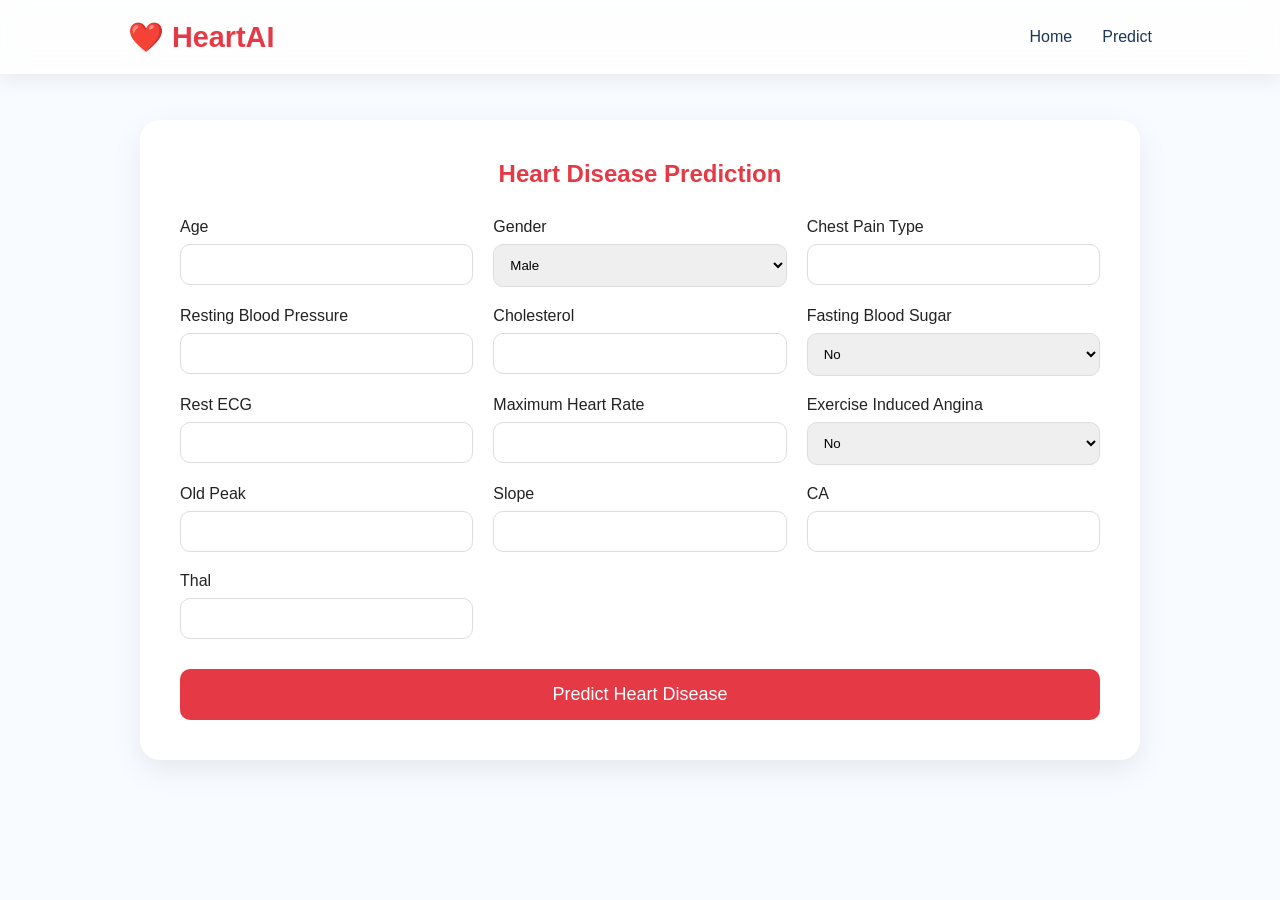
<file: prediction.html>
<!DOCTYPE html>
<html lang="en">
<head>
    <meta charset="UTF-8">
    <meta name="viewport" content="width=device-width, initial-scale=1.0">
    <title>Heart Disease Prediction</title>

    <link rel="stylesheet" href="style.css">

    <style>

        .prediction-section{
            padding:120px 10%;
            min-height:100vh;
            background:#f8fbff;
        }

        .prediction-container{
            max-width:1000px;
            margin:auto;
            background:white;
            padding:40px;
            border-radius:20px;
            box-shadow:0 10px 30px rgba(0,0,0,.08);
        }

        .prediction-title{
            text-align:center;
            margin-bottom:30px;
            color:#e63946;
        }

        .form-grid{
            display:grid;
            grid-template-columns:repeat(auto-fit,minmax(250px,1fr));
            gap:20px;
        }

        .input-group{
            display:flex;
            flex-direction:column;
        }

        .input-group label{
            margin-bottom:8px;
            font-weight:500;
        }

        .input-group input,
        .input-group select{
            padding:12px;
            border:1px solid #ddd;
            border-radius:10px;
            outline:none;
        }

        .predict-btn{
            margin-top:30px;
            width:100%;
            padding:15px;
            border:none;
            border-radius:10px;
            background:#e63946;
            color:white;
            font-size:18px;
            cursor:pointer;
        }

        .predict-btn:hover{
            opacity:.9;
        }

    </style>

</head>
<body>

<nav class="navbar">
    <div class="logo">❤️ HeartAI</div>

    <ul class="nav-links">
        <li><a href="index.html">Home</a></li>
        <li><a href="prediction.html">Predict</a></li>
    </ul>
</nav>

<section class="prediction-section">

    <div class="prediction-container">

        <h1 class="prediction-title">
            Heart Disease Prediction
        </h1>

        <form id="predictionForm">

            <div class="form-grid">

                <div class="input-group">
                    <label>Age</label>
                    <input type="number" id="age" required>
                </div>

                <div class="input-group">
                    <label>Gender</label>
                    <select id="sex">
                        <option value="1">Male</option>
                        <option value="0">Female</option>
                    </select>
                </div>

                <div class="input-group">
                    <label>Chest Pain Type</label>
                    <input type="number" id="cp">
                </div>

                <div class="input-group">
                    <label>Resting Blood Pressure</label>
                    <input type="number" id="trestbps">
                </div>

                <div class="input-group">
                    <label>Cholesterol</label>
                    <input type="number" id="chol">
                </div>

                <div class="input-group">
                    <label>Fasting Blood Sugar</label>
                    <select id="fbs">
                        <option value="0">No</option>
                        <option value="1">Yes</option>
                    </select>
                </div>

                <div class="input-group">
                    <label>Rest ECG</label>
                    <input type="number" id="restecg">
                </div>

                <div class="input-group">
                    <label>Maximum Heart Rate</label>
                    <input type="number" id="thalach">
                </div>

                <div class="input-group">
                    <label>Exercise Induced Angina</label>
                    <select id="exang">
                        <option value="0">No</option>
                        <option value="1">Yes</option>
                    </select>
                </div>

                <div class="input-group">
                    <label>Old Peak</label>
                    <input type="number" step="0.1" id="oldpeak">
                </div>

                <div class="input-group">
                    <label>Slope</label>
                    <input type="number" id="slope">
                </div>

                <div class="input-group">
                    <label>CA</label>
                    <input type="number" id="ca">
                </div>

                <div class="input-group">
                    <label>Thal</label>
                    <input type="number" id="thal">
                </div>

            </div>

            <button class="predict-btn" type="submit">
                Predict Heart Disease
            </button>

        </form>

    </div>

</section>

<script src="js/prediction.js"></script>

</body>
</html>
</file>
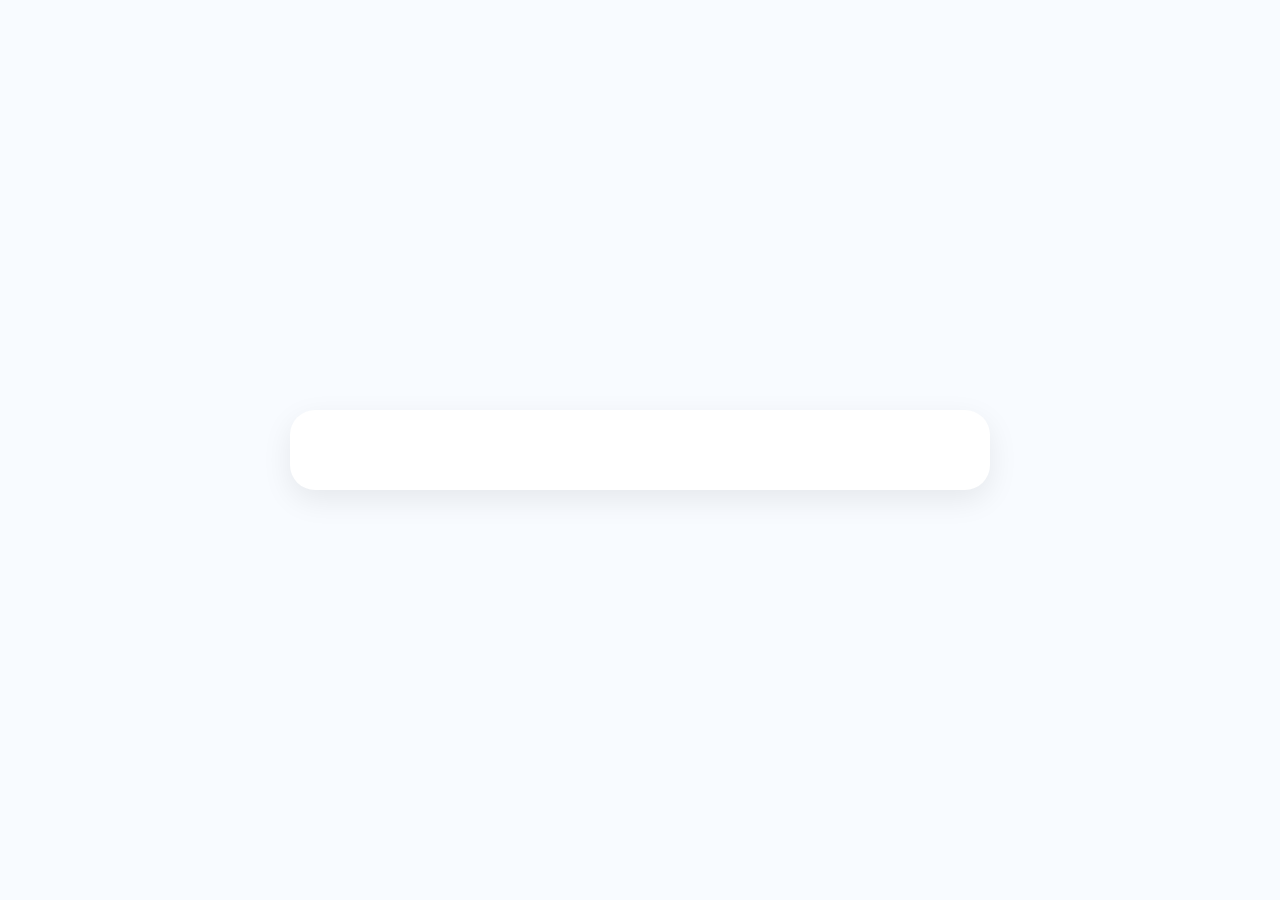
<file: result.html>
<!DOCTYPE html>
<html lang="en">
<head>
<meta charset="UTF-8">
<meta name="viewport" content="width=device-width, initial-scale=1.0">
<title>Prediction Result</title>

<link rel="stylesheet" href="style.css">

<style>

.result-section{
    min-height:100vh;
    padding:120px 10%;
    display:flex;
    justify-content:center;
    align-items:center;
    background:#f8fbff;
}

.result-card{
    max-width:700px;
    width:100%;
    background:white;
    border-radius:25px;
    padding:40px;
    text-align:center;
    box-shadow:0 10px 30px rgba(0,0,0,.08);
}

.result-icon{
    font-size:90px;
    margin-bottom:20px;
}

.result-title{
    font-size:2rem;
    margin-bottom:15px;
}

.result-description{
    color:#666;
    line-height:1.8;
}

.meter{
    width:220px;
    height:220px;
    border-radius:50%;
    margin:30px auto;
    display:flex;
    justify-content:center;
    align-items:center;
    font-size:2rem;
    font-weight:bold;
    color:#222;
}

.low-risk{
    background:conic-gradient(
        #2ecc71 0deg,
        #2ecc71 90deg,
        #eee 90deg
    );
}

.high-risk{
    background:conic-gradient(
        #e63946 0deg,
        #e63946 270deg,
        #eee 270deg
    );
}

.meter-inner{
    width:160px;
    height:160px;
    background:white;
    border-radius:50%;
    display:flex;
    justify-content:center;
    align-items:center;
}

.suggestions{
    text-align:left;
    margin-top:30px;
}

.suggestions li{
    margin:10px 0;
}

.btn-group{
    margin-top:30px;
}

.btn-group a{
    margin:10px;
}

</style>

</head>

<body>

<section class="result-section">

<div class="result-card">

<div id="resultContent">

</div>

</div>

</section>

<script src="js/result.js"></script>

</body>
</html>
</file>
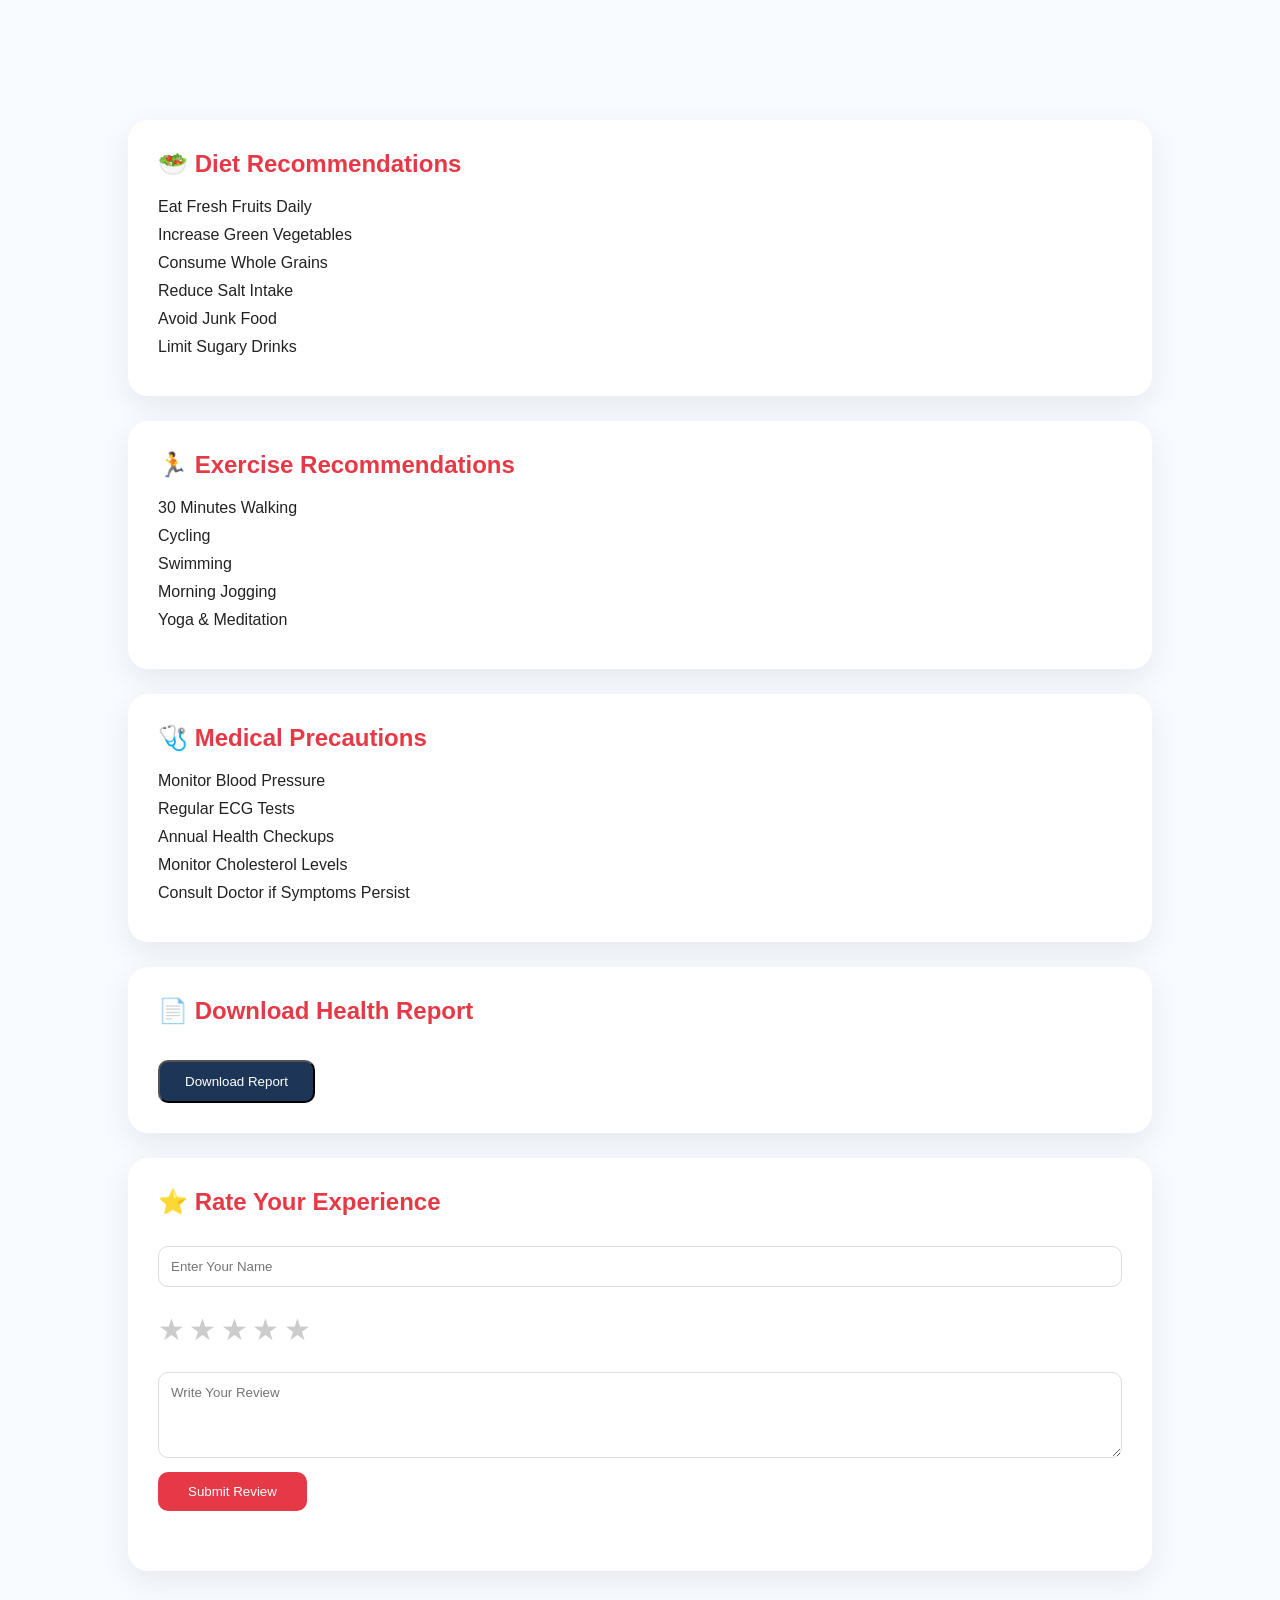
<file: review.html>
<!DOCTYPE html>
<html lang="en">
<head>
<meta charset="UTF-8">
<meta name="viewport" content="width=device-width, initial-scale=1.0">

<title>Health Suggestions & Reviews</title>

<link rel="stylesheet" href="style.css">

<style>

.review-page{
    padding:120px 10%;
    background:#f8fbff;
}

.section-card{
    background:white;
    padding:30px;
    border-radius:20px;
    margin-bottom:25px;
    box-shadow:0 10px 30px rgba(0,0,0,.08);
}

.section-card h2{
    color:#e63946;
    margin-bottom:20px;
}

.section-card ul li{
    margin:10px 0;
}

.review-form input,
.review-form textarea{
    width:100%;
    padding:12px;
    margin:10px 0;
    border:1px solid #ddd;
    border-radius:10px;
}

.review-form button{
    border:none;
    background:#e63946;
    color:white;
    padding:12px 30px;
    border-radius:10px;
    cursor:pointer;
}

.stars{
    margin:15px 0;
}

.star{
    font-size:30px;
    cursor:pointer;
    color:#ccc;
}

.star.active{
    color:gold;
}

.review-list{
    margin-top:30px;
}

.review-item{
    background:#fafafa;
    padding:15px;
    margin:15px 0;
    border-radius:10px;
}

.download-btn{
    display:inline-block;
    margin-top:15px;
    background:#1d3557;
    color:white;
    padding:12px 25px;
    border-radius:10px;
}

</style>

</head>

<body>

<section class="review-page">

<div class="section-card">

<h2>🥗 Diet Recommendations</h2>

<ul>
<li>Eat Fresh Fruits Daily</li>
<li>Increase Green Vegetables</li>
<li>Consume Whole Grains</li>
<li>Reduce Salt Intake</li>
<li>Avoid Junk Food</li>
<li>Limit Sugary Drinks</li>
</ul>

</div>

<div class="section-card">

<h2>🏃 Exercise Recommendations</h2>

<ul>
<li>30 Minutes Walking</li>
<li>Cycling</li>
<li>Swimming</li>
<li>Morning Jogging</li>
<li>Yoga & Meditation</li>
</ul>

</div>

<div class="section-card">

<h2>🩺 Medical Precautions</h2>

<ul>
<li>Monitor Blood Pressure</li>
<li>Regular ECG Tests</li>
<li>Annual Health Checkups</li>
<li>Monitor Cholesterol Levels</li>
<li>Consult Doctor if Symptoms Persist</li>
</ul>

</div>

<div class="section-card">

<h2>📄 Download Health Report</h2>

<button class="download-btn" onclick="downloadReport()">
Download Report
</button>

</div>

<div class="section-card">

<h2>⭐ Rate Your Experience</h2>

<form class="review-form" id="reviewForm">

<input
type="text"
id="name"
placeholder="Enter Your Name"
required>

<div class="stars">

<span class="star" data-value="1">★</span>
<span class="star" data-value="2">★</span>
<span class="star" data-value="3">★</span>
<span class="star" data-value="4">★</span>
<span class="star" data-value="5">★</span>

</div>

<textarea
id="comment"
rows="4"
placeholder="Write Your Review"
required>
</textarea>

<button type="submit">
Submit Review
</button>

</form>

<div id="reviews" class="review-list"></div>

</div>

</section>

<script src="js/review.js"></script>

</body>
</html>
</file>
<file: style.css>
*{
    margin:0;
    padding:0;
    box-sizing:border-box;
    font-family:'Poppins',sans-serif;
    scroll-behavior:smooth;
}

body{
    background:#f8fbff;
    color:#222;
    overflow-x:hidden;
}

a{
    text-decoration:none;
}

ul{
    list-style:none;
}

section{
    padding:80px 10%;
}


.navbar{
    width:100%;
    display:flex;
    justify-content:space-between;
    align-items:center;
    padding:20px 10%;
    position:fixed;
    top:0;
    left:0;
    z-index:1000;

    background:rgba(255,255,255,0.8);
    backdrop-filter:blur(12px);

    box-shadow:0 5px 20px rgba(0,0,0,0.08);
}

.logo{
    font-size:1.8rem;
    font-weight:700;
    color:#e63946;
}

.nav-links{
    display:flex;
    gap:30px;
}

.nav-links a{
    color:#1d3557;
    font-weight:500;
    transition:.3s;
}

.nav-links a:hover{
    color:#e63946;
}


.hero{
    min-height:100vh;

    display:flex;
    align-items:center;
    justify-content:space-between;

    gap:50px;
}

.hero-content{
    flex:1;
}

.hero-content h1{
    font-size:4rem;
    line-height:1.2;
    margin-bottom:20px;
}

.hero-content h1 span{
    color:#e63946;
}

.hero-content p{
    font-size:1.1rem;
    color:#666;
    margin-bottom:35px;
    max-width:600px;
}

.btn{
    display:inline-block;
    background:#e63946;
    color:white;
    padding:15px 35px;
    border-radius:50px;
    font-weight:600;
    transition:.3s;
}

.btn:hover{
    transform:translateY(-5px);
    box-shadow:0 10px 25px rgba(230,57,70,.35);
}


.hero-image{
    flex:1;
    display:flex;
    justify-content:center;
}

.heart-container{
    font-size:180px;
    animation:heartbeat 1.2s infinite;
}

@keyframes heartbeat{

    0%{
        transform:scale(1);
    }

    25%{
        transform:scale(1.15);
    }

    50%{
        transform:scale(1);
    }

    75%{
        transform:scale(1.15);
    }

    100%{
        transform:scale(1);
    }
}


.features{
    background:white;
}

.features h2{
    text-align:center;
    margin-bottom:50px;
    font-size:2.5rem;
}

.feature-grid{
    display:grid;
    grid-template-columns:repeat(auto-fit,minmax(250px,1fr));
    gap:25px;
}

.card{
    padding:30px;
    border-radius:20px;

    background:white;

    box-shadow:0 10px 30px rgba(0,0,0,.08);

    transition:.4s;
}

.card:hover{
    transform:translateY(-10px);
}

.card h3{
    margin-bottom:15px;
    color:#e63946;
}

.card p{
    color:#666;
    line-height:1.6;
}



.about{
    background:#f5f9ff;
}

.about-content{
    max-width:900px;
    margin:auto;
    text-align:center;
}

.about-content h2{
    font-size:2.5rem;
    margin-bottom:20px;
    color:#1d3557;
}

.about-content p{
    margin-bottom:15px;
    color:#555;
    line-height:1.8;
}


.stats{
    display:grid;
    grid-template-columns:repeat(auto-fit,minmax(220px,1fr));
    gap:25px;
    background:white;
}

.stat-box{
    text-align:center;
    padding:35px;
    border-radius:20px;
    background:#fff;

    box-shadow:0 10px 30px rgba(0,0,0,.08);
}

.stat-box h2{
    font-size:3rem;
    color:#e63946;
}

.stat-box p{
    margin-top:10px;
    color:#666;
}


.cta{
    text-align:center;
    background:linear-gradient(
        135deg,
        #e63946,
        #ff5c6c
    );

    color:white;
}

.cta h2{
    font-size:2.5rem;
    margin-bottom:30px;
}

.cta .btn{
    background:white;
    color:#e63946;
}



footer{
    background:#1d3557;
    color:white;
    text-align:center;
    padding:50px 10%;
}

footer h3{
    margin-bottom:15px;
}

.socials{
    margin:20px 0;
}

.socials a{
    color:white;
    margin:0 15px;
}

.socials a:hover{
    color:#ffb3ba;
}

.copyright{
    margin-top:15px;
    color:#ddd;
}


@media(max-width:992px){

    .hero{
        flex-direction:column;
        text-align:center;
        padding-top:120px;
    }

    .hero-content h1{
        font-size:3rem;
    }

    .heart-container{
        font-size:140px;
    }

}

@media(max-width:768px){

    .navbar{
        flex-direction:column;
        gap:15px;
    }

    .nav-links{
        gap:15px;
        flex-wrap:wrap;
        justify-content:center;
    }

    .hero-content h1{
        font-size:2.4rem;
    }

    .features h2,
    .about-content h2,
    .cta h2{
        font-size:2rem;
    }

}

@media(max-width:480px){

    .hero-content h1{
        font-size:2rem;
    }

    .heart-container{
        font-size:100px;
    }

    .btn{
        width:100%;
        text-align:center;
    }

}
</file>
